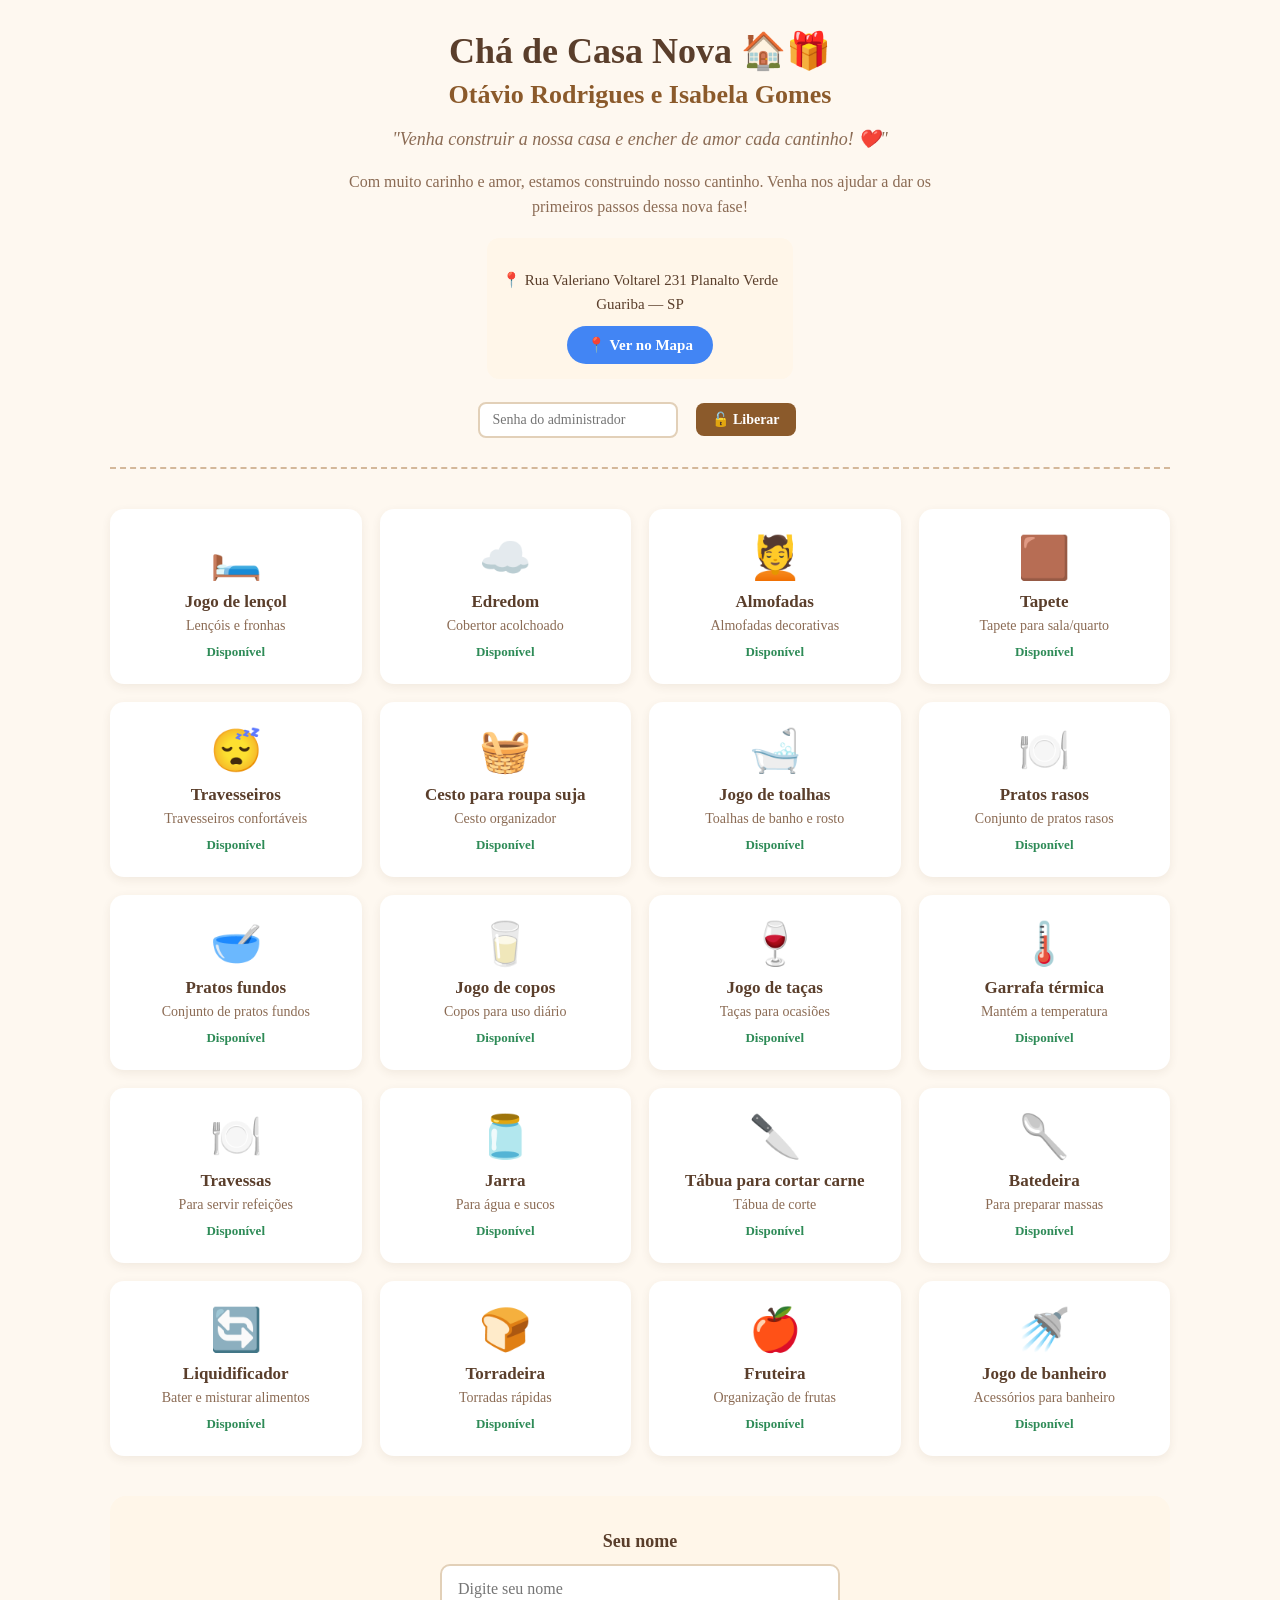
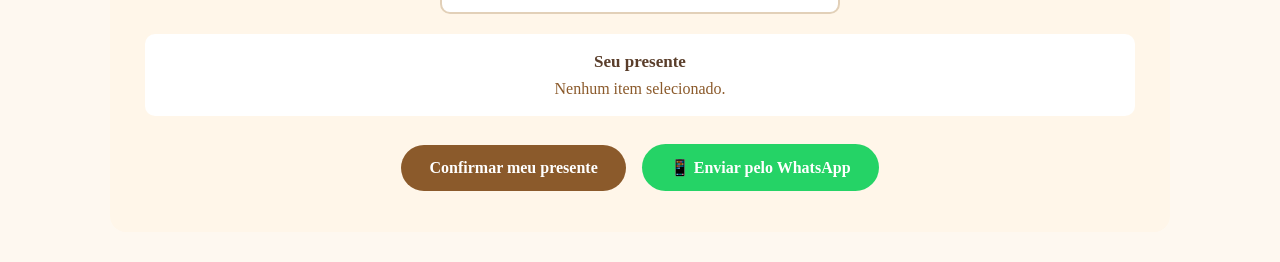
<file: index.html>
<!DOCTYPE html>
<html lang="pt-BR">
<head>
    <meta charset="UTF-8">
    <meta name="viewport" content="width=device-width, initial-scale=1.0">
    <title>Chá de Casa Nova — Otávio & Isabela</title>
    <style>
        * {
            margin: 0;
            padding: 0;
            box-sizing: border-box;
            font-family: 'Segoe UI', serif;
        }
        body {
            background: #fef8f0;
            color: #5a3e2b;
            padding: 30px 20px;
            max-width: 1100px;
            margin: 0 auto;
        }
        header {
            text-align: center;
            margin-bottom: 40px;
            padding-bottom: 25px;
            border-bottom: 2px dashed #d4b89a;
        }
        header h1 {
            font-size: 36px;
            color: #5a3e2b;
            margin-bottom: 8px;
        }
        header .nomes {
            font-size: 26px;
            color: #8b5a2b;
            font-weight: 600;
            margin-bottom: 10px;
        }
        header .frase {
            font-size: 18px;
            color: #8b6b54;
            font-style: italic;
        }
        header p {
            color: #8b6b54;
            font-size: 16px;
            max-width: 600px;
            margin: 15px auto 0;
            line-height: 1.6;
        }
        .endereco-box {
            margin-top: 18px;
            padding: 15px;
            background: #fff6e9;
            border-radius: 12px;
            display: inline-block;
        }
        .endereco-box p {
            font-size: 15px;
            color: #5a3e2b;
            margin-bottom: 10px;
            font-weight: 500;
        }
        .btn-mapa {
            display: inline-block;
            padding: 10px 20px;
            font-size: 15px;
            font-weight: bold;
            background: #4285F4;
            color: #fff;
            border: none;
            border-radius: 25px;
            cursor: pointer;
            text-decoration: none;
            transition: all 0.2s;
        }
        .btn-mapa:hover {
            background: #3367D6;
        }
        .senha-box {
            margin-top: 18px;
        }
        .senha-box input {
            padding: 8px 12px;
            width: 200px;
            border: 2px solid #e2d0b8;
            border-radius: 8px;
            font-size: 14px;
            margin-right: 8px;
        }
        .senha-box button {
            padding: 8px 16px;
            font-size: 14px;
            background: #8b5a2b;
            color: #fff;
            border: none;
            border-radius: 8px;
            cursor: pointer;
        }
        .clear-btn {
            margin-top: 12px;
            padding: 10px 20px;
            font-size: 14px;
            background: #dc3545;
            color: #fff;
            border: none;
            border-radius: 30px;
            cursor: pointer;
            font-weight: bold;
            display: none;
        }
        .clear-btn.visivel {
            display: inline-block;
        }
        .clear-btn:hover {
            background: #b02a37;
        }
        .gift-section {
            margin-bottom: 40px;
        }
        .gift-list {
            display: grid;
            grid-template-columns: repeat(auto-fill, minmax(230px, 1fr));
            gap: 18px;
        }
        .gift-item {
            background: #fff;
            padding: 22px 15px;
            border-radius: 14px;
            text-align: center;
            cursor: pointer;
            transition: all 0.3s ease;
            border: 2px solid transparent;
            box-shadow: 0 3px 10px rgba(90, 62, 43, 0.08);
        }
        .gift-item:hover {
            transform: translateY(-4px);
            border-color: #d4a97f;
        }
        .gift-item.selected {
            border-color: #8b5a2b;
            background: #fff8ee;
        }
        .gift-item.taken {
            opacity: 0.5;
            cursor: not-allowed;
            background: #f3f0eb;
        }
        .gift-icon {
            font-size: 42px;
            margin-bottom: 10px;
        }
        .gift-item h3 {
            font-size: 17px;
            color: #5a3e2b;
            margin-bottom: 6px;
        }
        .gift-item p {
            font-size: 14px;
            color: #8b6b54;
            margin-bottom: 10px;
        }
        .gift-status {
            font-size: 13px;
            font-weight: bold;
            color: #2e8b57;
        }
        .gift-item.taken .gift-status {
            color: #b22222;
        }
        .confirm-box {
            background: #fff6e9;
            padding: 35px;
            border-radius: 16px;
            text-align: center;
        }
        .confirm-box h3 {
            color: #5a3e2b;
            margin-bottom: 12px;
            font-size: 18px;
        }
        .confirm-box input {
            width: 100%;
            max-width: 400px;
            padding: 14px 16px;
            font-size: 16px;
            border: 2px solid #e2d0b8;
            border-radius: 10px;
            margin-bottom: 20px;
            background: #fff;
            color: #5a3e2b;
        }
        .confirm-box input:focus {
            outline: none;
            border-color: #b8860b;
        }
        .selected-display {
            background: #fff;
            padding: 18px;
            border-radius: 10px;
            margin-bottom: 22px;
        }
        .selected-display strong {
            display: block;
            color: #5a3e2b;
            margin-bottom: 8px;
            font-size: 17px;
        }
        .selected-display p {
            color: #8b5a2b;
            font-size: 16px;
        }
        button, .whatsapp-btn {
            display: inline-block;
            padding: 14px 28px;
            font-size: 16px;
            font-weight: bold;
            border: none;
            border-radius: 30px;
            cursor: pointer;
            text-decoration: none;
            margin: 6px;
            transition: all 0.2s;
        }
        #confirmGift {
            background: #8b5a2b;
            color: #fff;
        }
        #confirmGift:hover {
            background: #6b4423;
        }
        .whatsapp-btn {
            background: #25d366;
            color: #fff;
        }
        .whatsapp-btn:hover {
            background: #1da851;
        }
        .modal {
            display: none;
            position: fixed;
            top: 0;
            left: 0;
            width: 100%;
            height: 100%;
            background: rgba(0, 0, 0, 0.5);
            align-items: center;
            justify-content: center;
            z-index: 999;
        }
        .modal.active {
            display: flex;
        }
        .modal-content {
            background: #fff;
            padding: 40px 30px;
            border-radius: 16px;
            text-align: center;
            max-width: 420px;
            position: relative;
        }
        .modal-content p {
            font-size: 18px;
            color: #5a3e2b;
            line-height: 1.6;
        }
        .info-reserva {
            margin-top: 12px;
            font-size: 14px;
            color: #8b6b54;
            line-height: 1.5;
        }
        .close {
            position: absolute;
            top: 12px;
            right: 18px;
            font-size: 26px;
            cursor: pointer;
            color: #999;
        }
        .close:hover {
            color: #333;
        }
        #confetti {
            position: fixed;
            top: 0;
            left: 0;
            width: 100%;
            height: 100%;
            pointer-events: none;
            z-index: 1000;
            display: none;
        }
        #confetti.active {
            display: block;
        }
    </style>
</head>
<body>

    <header>
        <h1>Chá de Casa Nova 🏠🎁</h1>
        <div class="nomes">Otávio Rodrigues e Isabela Gomes</div>
        <p class="frase">"Venha construir a nossa casa e encher de amor cada cantinho! ❤️"</p>
        <p>Com muito carinho e amor, estamos construindo nosso cantinho. Venha nos ajudar a dar os primeiros passos dessa nova fase!</p>

        <!-- 📍 ENDEREÇO E BOTÃO DO MAPA --- EDITE AQUI! -->
        <div class="endereco-box">
            <p>📍 Rua Valeriano Voltarel 231 Planalto Verde<br> Guariba — SP</p>
            <a href="https://maps.app.goo.gl/k4aGouYvy8uM5Vyq5" target="_blank" class="btn-mapa">📍 Ver no Mapa</a>
        </div>

        <div class="senha-box">
            <input type="password" id="senhaAdmin" placeholder="Senha do administrador">
            <button onclick="verificarSenha()">🔓 Liberar</button>
            <br>
            <button id="botaoLimpar" class="clear-btn" onclick="limparTodasReservas()">🗑️ Limpar TODAS as reservas</button>
        </div>
    </header>

    <section class="gift-section">
        <div id="giftList" class="gift-list"></div>
    </section>

    <section class="confirm-box">
        <h3>Seu nome</h3>
        <input type="text" id="guestName" placeholder="Digite seu nome">

        <div class="selected-display">
            <strong>Seu presente</strong>
            <p id="selectedGift">Nenhum item selecionado.</p>
        </div>

        <button id="confirmGift">Confirmar meu presente</button>
        <a id="whatsappButton" href="#" target="_blank" class="whatsapp-btn">📱 Enviar pelo WhatsApp</a>
    </section>

    <div id="successModal" class="modal">
        <div class="modal-content">
            <span id="closeModal" class="close">&times;</span>
            <p id="modalMessage"></p>
            <div class="info-reserva" id="infoReserva"></div>
        </div>
    </div>

    <canvas id="confetti"></canvas>

<script>
// ==========================================
// ⚠️ EDITE O ENDEREÇO AQUI!
// ==========================================
const ENDERECO_COMPLETO = "Rua Valeriano Voltarel 231 Planalto Verde";
const LINK_GOOGLE_MAPS = "https://maps.app.goo.gl/qvmPjrGgszWgRYZQA";

const whatsappNumber = "5516997882498";
const SENHA_ADMIN = "gomes";

const gifts = [
    { id: 1,  icon: "🛏️", name: "Jogo de lençol",          description: "Lençóis e fronhas" },
    { id: 2,  icon: "☁️", name: "Edredom",                 description: "Cobertor acolchoado" },
    { id: 3,  icon: "💆", name: "Almofadas",                description: "Almofadas decorativas" },
    { id: 4,  icon: "🟫", name: "Tapete",                   description: "Tapete para sala/quarto" },
    { id: 5,  icon: "😴", name: "Travesseiros",             description: "Travesseiros confortáveis" },
    { id: 6,  icon: "🧺", name: "Cesto para roupa suja",    description: "Cesto organizador" },
    { id: 7,  icon: "🛁", name: "Jogo de toalhas",          description: "Toalhas de banho e rosto" },
    { id: 8,  icon: "🍽️", name: "Pratos rasos",             description: "Conjunto de pratos rasos" },
    { id: 9,  icon: "🥣", name: "Pratos fundos",            description: "Conjunto de pratos fundos" },
    { id: 10, icon: "🥛", name: "Jogo de copos",            description: "Copos para uso diário" },
    { id: 11, icon: "🍷", name: "Jogo de taças",            description: "Taças para ocasiões" },
    { id: 12, icon: "🌡️", name: "Garrafa térmica",          description: "Mantém a temperatura" },
    { id: 13, icon: "🍽️", name: "Travessas",               description: "Para servir refeições" },
    { id: 14, icon: "🫙", name: "Jarra",                    description: "Para água e sucos" },
    { id: 15, icon: "🔪", name: "Tábua para cortar carne",  description: "Tábua de corte" },
    { id: 16, icon: "🥄", name: "Batedeira",                description: "Para preparar massas" },
    { id: 17, icon: "🔄", name: "Liquidificador",           description: "Bater e misturar alimentos" },
    { id: 18, icon: "🍞", name: "Torradeira",              description: "Torradas rápidas" },
    { id: 19, icon: "🍎", name: "Fruteira",                description: "Organização de frutas" },
    { id: 20, icon: "🚿", name: "Jogo de banheiro",         description: "Acessórios para banheiro" }
];

let selectedGift = null;

const giftList = document.getElementById("giftList");
const guestName = document.getElementById("guestName");
const selectedGiftText = document.getElementById("selectedGift");
const confirmGiftButton = document.getElementById("confirmGift");
const successModal = document.getElementById("successModal");
const closeModal = document.getElementById("closeModal");
const modalMessage = document.getElementById("modalMessage");
const infoReserva = document.getElementById("infoReserva");
const whatsappButton = document.getElementById("whatsappButton");
const botaoLimpar = document.getElementById("botaoLimpar");
const senhaAdminInput = document.getElementById("senhaAdmin");
const confettiCanvas = document.getElementById("confetti");

function verificarSenha() {
    const senhaDigitada = senhaAdminInput.value;
    if (senhaDigitada === SENHA_ADMIN) {
        botaoLimpar.classList.add("visivel");
        alert("✅ Acesso liberado! O botão de limpeza apareceu.");
    } else {
        alert("❌ Senha incorreta!");
    }
}

function limparTodasReservas() {
    if (confirm("⚠️ Tem certeza? Isso apaga TODAS as reservas!")) {
        localStorage.removeItem("chaCasaNovaGifts");
        alert("✅ Todas as reservas foram apagadas!");
        renderGifts();
    }
}

function getTakenGifts() {
    try {
        const saved = localStorage.getItem("chaCasaNovaGifts");
        return saved ? JSON.parse(saved) : {};
    } catch (error) { return {}; }
}

function saveTakenGifts(data) {
    localStorage.setItem("chaCasaNovaGifts", JSON.stringify(data));
}

function renderGifts() {
    if (!giftList) return;
    giftList.innerHTML = "";
    const takenGifts = getTakenGifts();

    gifts.forEach(gift => {
        const item = document.createElement("div");
        item.className = "gift-item";
        const isTaken = Object.prototype.hasOwnProperty.call(takenGifts, gift.id);
        if (isTaken) item.classList.add("taken");

        item.innerHTML = `
            <div class="gift-icon">${gift.icon}</div>
            <h3>${gift.name}</h3>
            <p>${gift.description}</p>
            <div class="gift-status">${isTaken ? "✓ Já escolhido" : "Disponível"}</div>
        `;

        if (!isTaken) {
            item.addEventListener("click", () => selectGift(gift, item));
        }
        giftList.appendChild(item);
    });
}

function selectGift(gift, element) {
    document.querySelectorAll(".gift-item").forEach(i => i.classList.remove("selected"));
    element.classList.add("selected");
    selectedGift = gift;
    if (selectedGiftText) selectedGiftText.textContent = `${gift.icon} ${gift.name}`;
}

function formatarDataHora() {
    const agora = new Date();
    const dia = String(agora.getDate()).padStart(2, "0");
    const mes = String(agora.getMonth() + 1).padStart(2, "0");
    const ano = agora.getFullYear();
    const hora = String(agora.getHours()).padStart(2, "0");
    const minuto = String(agora.getMinutes()).padStart(2, "0");
    return `${dia}/${mes}/${ano} às ${hora}:${minuto}`;
}

function criarConfete() {
    confettiCanvas.width = window.innerWidth;
    confettiCanvas.height = window.innerHeight;
    const ctx = confettiCanvas.getContext("2d");

    const cores = ["#ff6b6b", "#feca57", "#1dd1a1", "#54a0ff", "#ff9ff3", "#8b5a2b", "#ffffff"];
    const particulas = [];

    for (let i = 0; i < 150; i++) {
        particulas.push({
            x: Math.random() * confettiCanvas.width,
            y: Math.random() * confettiCanvas.height - confettiCanvas.height,
            vx: (Math.random() - 0.5) * 6,
            vy: Math.random() * 3 + 2,
            cor: cores[Math.floor(Math.random() * cores.length)],
            tam: Math.random() * 8 + 4,
            rot: Math.random() * Math.PI * 2,
            vrot: (Math.random() - 0.5) * 0.2
        });
    }

    confettiCanvas.style.display = "block";
    let animar = true;

    function desenhar() {
        if (!animar) return;
        ctx.clearRect(0, 0, confettiCanvas.width, confettiCanvas.height);

        for (const p of particulas) {
            p.y += p.vy;
            p.x += p.vx;
            p.rot += p.vrot;

            ctx.save();
            ctx.translate(p.x, p.y);
            ctx.rotate(p.rot);
            ctx.fillStyle = p.cor;
            ctx.fillRect(-p.tam / 2, -p.tam / 2, p.tam, p.tam);
            ctx.restore();
        }

        if (particulas.some(p => p.y < confettiCanvas.height + 50)) {
            requestAnimationFrame(desenhar);
        } else {
            confettiCanvas.style.display = "none";
        }
    }

    desenhar();

    setTimeout(() => {
        animar = false;
        confettiCanvas.style.display = "none";
    }, 3000);
}

confirmGiftButton?.addEventListener("click", () => {
    const name = guestName?.value.trim();
    if (!name) return alert("Digite seu nome!"), guestName?.focus();
    if (!selectedGift) return alert("Escolha um presente clicando na lista!");

    const takenGifts = getTakenGifts();
    if (takenGifts[selectedGift.id]) {
        alert("Esse já foi escolhido! Escolha outro.");
        selectedGift = null;
        renderGifts();
        if (selectedGiftText) selectedGiftText.textContent = "Nenhum item selecionado.";
        return;
    }

    const dataHora = formatarDataHora();

    takenGifts[selectedGift.id] = {
        name,
        gift: selectedGift.name,
        date: new Date().toISOString(),
        dataHoraFormatada: dataHora
    };

    saveTakenGifts(takenGifts);

    if (modalMessage) {
        modalMessage.textContent = `${name}, seu presente "${selectedGift.name}" foi reservado! ❤️`;
    }

    if (infoReserva) {
        infoReserva.innerHTML = `📅 ${dataHora}<br>📍 ${ENDERECO_COMPLETO}`;
    }

    successModal?.classList.add("active");
    criarConfete();
    createWhatsappLink(name, selectedGift.name, dataHora);
    renderGifts();
    selectedGift = null;
    if (selectedGiftText) selectedGiftText.textContent = "Nenhum item selecionado.";
});

function createWhatsappLink(name, gift, dataHora) {
    if (!whatsappButton) return;
    const msg = `Olá! 😊 Confirmo presença no Chá de Casa Nova! 🏠❤️\nNome: ${name}\nPresente: ${gift}\n📅 Data: ${dataHora}\n📍 Local: ${ENDERECO_COMPLETO}`;
    whatsappButton.href = `https://wa.me/${whatsappNumber}?text=${encodeURIComponent(msg)}`;
}

closeModal?.addEventListener("click", () => {
    successModal?.classList.remove("active");
    infoReserva.textContent = "";
});

successModal?.addEventListener("click", e => {
    if (e.target === successModal) {
        successModal?.classList.remove("active");
        infoReserva.textContent = "";
    }
});

renderGifts();
</script>
</body>
</html>
</file>
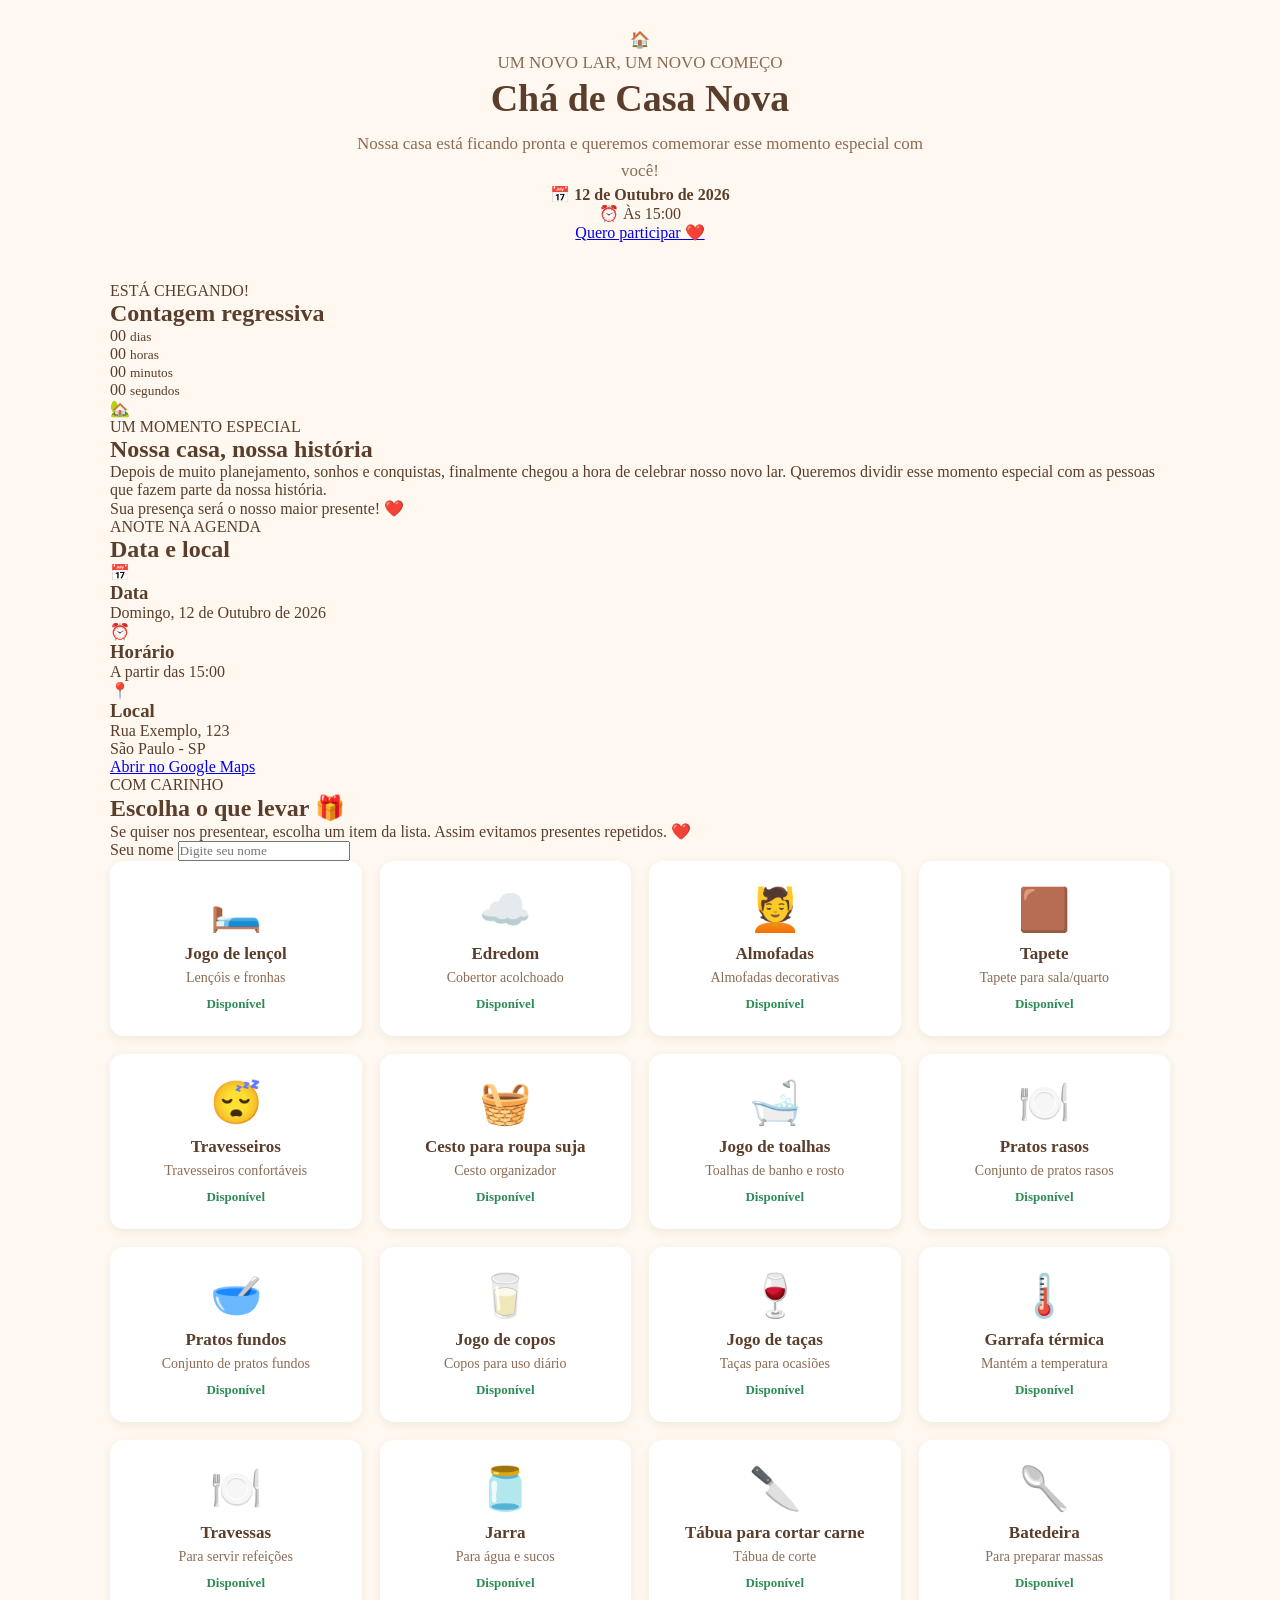
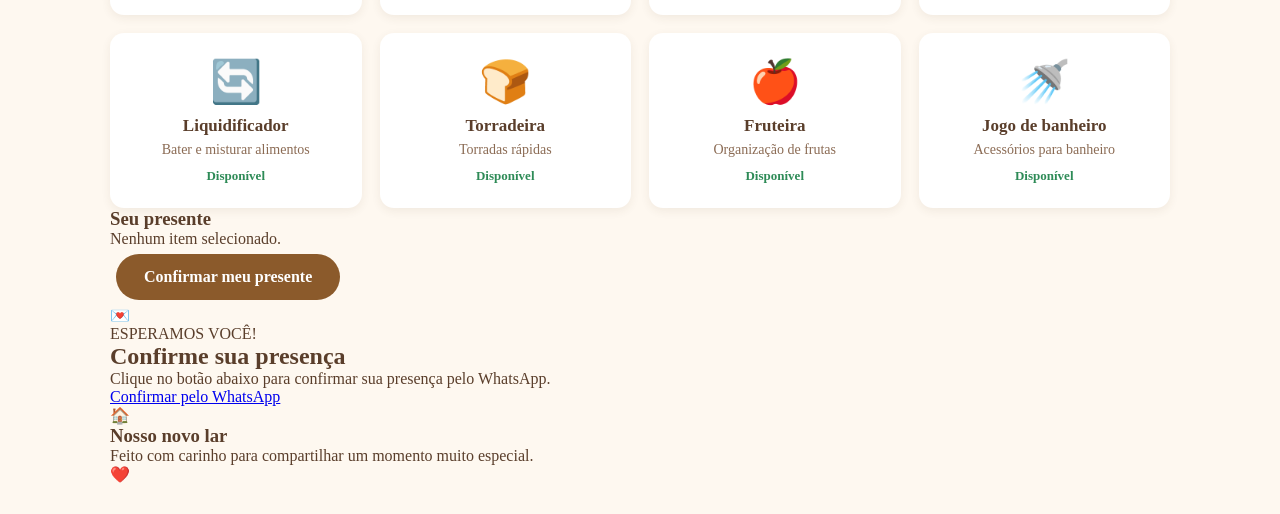
<file: index.html.html>
<!DOCTYPE html>
<html lang="pt-BR">

<head>
    <meta charset="UTF-8">
    <meta name="viewport" content="width=device-width, initial-scale=1.0">

    <title>Chá de Casa Nova 🏠</title>

    <link rel="preconnect" href="https://fonts.googleapis.com">
    <link rel="preconnect" href="https://fonts.gstatic.com" crossorigin>

    <link href="https://fonts.googleapis.com/css2?family=DM+Sans:wght@400;500;600;700&family=Playfair+Display:wght@500;600;700&display=swap" rel="stylesheet">

    <link rel="stylesheet" href="style.css">
</head>

<body>

    <!-- FUNDO -->
    <div class="background-decoration decoration-1"></div>
    <div class="background-decoration decoration-2"></div>

    <!-- HERO -->
    <header class="hero">

        <div class="hero-content">

            <div class="house-icon">🏠</div>

            <p class="small-title">
                UM NOVO LAR, UM NOVO COMEÇO
            </p>

            <h1>
                Chá de Casa Nova
            </h1>

            <p class="hero-description">
                Nossa casa está ficando pronta e queremos comemorar esse momento especial com você!
            </p>

            <div class="hero-date">
                <span>📅</span>
                <strong>12 de Outubro de 2026</strong>
            </div>

            <div class="hero-time">
                ⏰ Às 15:00
            </div>

            <a href="#confirmar" class="main-button">
                Quero participar ❤️
            </a>

        </div>

    </header>


    <!-- CONTAGEM REGRESSIVA -->
    <section class="section countdown-section">

        <div class="container">

            <p class="section-subtitle">
                ESTÁ CHEGANDO!
            </p>

            <h2>
                Contagem regressiva
            </h2>

            <div class="countdown">

                <div class="countdown-box">
                    <span id="days">00</span>
                    <small>dias</small>
                </div>

                <div class="countdown-box">
                    <span id="hours">00</span>
                    <small>horas</small>
                </div>

                <div class="countdown-box">
                    <span id="minutes">00</span>
                    <small>minutos</small>
                </div>

                <div class="countdown-box">
                    <span id="seconds">00</span>
                    <small>segundos</small>
                </div>

            </div>

        </div>

    </section>


    <!-- SOBRE -->
    <section class="section">

        <div class="container about">

            <div class="about-icon">
                🏡
            </div>

            <p class="section-subtitle">
                UM MOMENTO ESPECIAL
            </p>

            <h2>
                Nossa casa, nossa história
            </h2>

            <p class="about-text">
                Depois de muito planejamento, sonhos e conquistas, finalmente chegou a hora de celebrar nosso novo lar. Queremos dividir esse momento especial com as pessoas que fazem parte da nossa história.
            </p>

            <p class="about-text">
                Sua presença será o nosso maior presente! ❤️
            </p>

        </div>

    </section>


    <!-- DATA E LOCAL -->
    <section class="section details-section">

        <div class="container">

            <p class="section-subtitle">
                ANOTE NA AGENDA
            </p>

            <h2>
                Data e local
            </h2>

            <div class="details-grid">

                <div class="detail-card">

                    <div class="detail-icon">
                        📅
                    </div>

                    <h3>
                        Data
                    </h3>

                    <p>
                        Domingo, 12 de Outubro de 2026
                    </p>

                </div>


                <div class="detail-card">

                    <div class="detail-icon">
                        ⏰
                    </div>

                    <h3>
                        Horário
                    </h3>

                    <p>
                        A partir das 15:00
                    </p>

                </div>


                <div class="detail-card">

                    <div class="detail-icon">
                        📍
                    </div>

                    <h3>
                        Local
                    </h3>

                    <p>
                        Rua Exemplo, 123<br> São Paulo - SP
                    </p>

                    <a href="https://www.google.com/maps/search/?api=1&query=Rua+Exemplo+123+Sao+Paulo+SP" target="_blank" class="location-button">
                        Abrir no Google Maps
                    </a>

                </div>

            </div>

        </div>

    </section>


    <!-- LISTA DE PRESENTES -->
    <section class="section gifts-section">

        <div class="container">

            <p class="section-subtitle">
                COM CARINHO
            </p>

            <h2>
                Escolha o que levar 🎁
            </h2>

            <p class="section-description">
                Se quiser nos presentear, escolha um item da lista. Assim evitamos presentes repetidos. ❤️
            </p>


            <!-- NOME -->
            <div class="guest-name">

                <label for="guestName">
                    Seu nome
                </label>

                <input type="text" id="guestName" placeholder="Digite seu nome">

            </div>


            <!-- LISTA -->
            <div id="giftList" class="gift-list"></div>


            <div class="selected-area">

                <h3>
                    Seu presente
                </h3>

                <p id="selectedGift">
                    Nenhum item selecionado.
                </p>

            </div>


            <button id="confirmGift" class="confirm-button">
                Confirmar meu presente
            </button>

        </div>

    </section>


    <!-- CONFIRMAÇÃO -->
    <section class="section confirmation-section" id="confirmar">

        <div class="container confirmation">

            <div class="confirmation-icon">
                💌
            </div>

            <p class="section-subtitle">
                ESPERAMOS VOCÊ!
            </p>

            <h2>
                Confirme sua presença
            </h2>

            <p>
                Clique no botão abaixo para confirmar sua presença pelo WhatsApp.
            </p>

            <a id="whatsappButton" href="#" target="_blank" class="whatsapp-button">
                Confirmar pelo WhatsApp
            </a>

        </div>

    </section>


    <!-- RODAPÉ -->
    <footer>

        <div class="container">

            <div class="footer-house">
                🏠
            </div>

            <h3>
                Nosso novo lar
            </h3>

            <p>
                Feito com carinho para compartilhar um momento muito especial.
            </p>

            <span>
                ❤️
            </span>

        </div>

    </footer>


    <!-- MODAL -->
    <div id="successModal" class="modal">

        <div class="modal-content">

            <div class="modal-icon">
                🎉
            </div>

            <h2>
                Presente confirmado!
            </h2>

            <p id="modalMessage">
                Obrigado por escolher um presente.
            </p>

            <button id="closeModal" class="modal-button">
                Fechar
            </button>

        </div>

    </div>


    <script src="script.js"></script>

</body>

</html>
</file>
<file: style.css>
* {
    margin: 0;
    padding: 0;
    box-sizing: border-box;
    font-family: 'Segoe UI', serif;
}

body {
    background: #fef8f0;
    color: #5a3e2b;
    padding: 30px 20px;
    max-width: 1100px;
    margin: 0 auto;
}

header {
    text-align: center;
    margin-bottom: 40px;
}

header h1 {
    font-size: 38px;
    color: #5a3e2b;
    margin-bottom: 10px;
}

header p {
    color: #8b6b54;
    font-size: 17px;
    max-width: 600px;
    margin: 0 auto;
    line-height: 1.6;
}

/* LISTA DE PRESENTES */
.gift-section {
    margin-bottom: 40px;
}

.gift-list {
    display: grid;
    grid-template-columns: repeat(auto-fill, minmax(230px, 1fr));
    gap: 18px;
}

.gift-item {
    background: #fff;
    padding: 22px 15px;
    border-radius: 14px;
    text-align: center;
    cursor: pointer;
    transition: all 0.3s ease;
    border: 2px solid transparent;
    box-shadow: 0 3px 10px rgba(90, 62, 43, 0.08);
}

.gift-item:hover {
    transform: translateY(-4px);
    border-color: #d4a97f;
}

.gift-item.selected {
    border-color: #8b5a2b;
    background: #fff8ee;
}

.gift-item.taken {
    opacity: 0.5;
    cursor: not-allowed;
    background: #f3f0eb;
}

.gift-icon {
    font-size: 42px;
    margin-bottom: 10px;
}

.gift-item h3 {
    font-size: 17px;
    color: #5a3e2b;
    margin-bottom: 6px;
}

.gift-item p {
    font-size: 14px;
    color: #8b6b54;
    margin-bottom: 10px;
}

.gift-status {
    font-size: 13px;
    font-weight: bold;
    color: #2e8b57;
}

.gift-item.taken .gift-status {
    color: #b22222;
}

/* ÁREA DE CONFIRMAÇÃO */
.confirm-box {
    background: #fff6e9;
    padding: 35px;
    border-radius: 16px;
    text-align: center;
}

.confirm-box h3 {
    color: #5a3e2b;
    margin-bottom: 12px;
    font-size: 18px;
}

.confirm-box input {
    width: 100%;
    max-width: 400px;
    padding: 14px 16px;
    font-size: 16px;
    border: 2px solid #e2d0b8;
    border-radius: 10px;
    margin-bottom: 20px;
    background: #fff;
    color: #5a3e2b;
}

.confirm-box input:focus {
    outline: none;
    border-color: #b8860b;
}

.selected-display {
    background: #fff;
    padding: 18px;
    border-radius: 10px;
    margin-bottom: 22px;
}

.selected-display strong {
    display: block;
    color: #5a3e2b;
    margin-bottom: 8px;
    font-size: 17px;
}

.selected-display p {
    color: #8b5a2b;
    font-size: 16px;
}

button, .whatsapp-btn {
    display: inline-block;
    padding: 14px 28px;
    font-size: 16px;
    font-weight: bold;
    border: none;
    border-radius: 30px;
    cursor: pointer;
    text-decoration: none;
    margin: 6px;
    transition: all 0.2s;
}

#confirmGift {
    background: #8b5a2b;
    color: #fff;
}

#confirmGift:hover {
    background: #6b4423;
}

.whatsapp-btn {
    background: #25d366;
    color: #fff;
}

.whatsapp-btn:hover {
    background: #1da851;
}

/* MODAL */
.modal {
    display: none;
    position: fixed;
    top: 0;
    left: 0;
    width: 100%;
    height: 100%;
    background: rgba(0, 0, 0, 0.5);
    align-items: center;
    justify-content: center;
    z-index: 999;
}

.modal.active {
    display: flex;
}

.modal-content {
    background: #fff;
    padding: 40px 30px;
    border-radius: 16px;
    text-align: center;
    max-width: 420px;
    position: relative;
}

.modal-content p {
    font-size: 18px;
    color: #5a3e2b;
    line-height: 1.6;
}

.close {
    position: absolute;
    top: 12px;
    right: 18px;
    font-size: 26px;
    cursor: pointer;
    color: #999;
}

.close:hover {
    color: #333;
}
</file>
